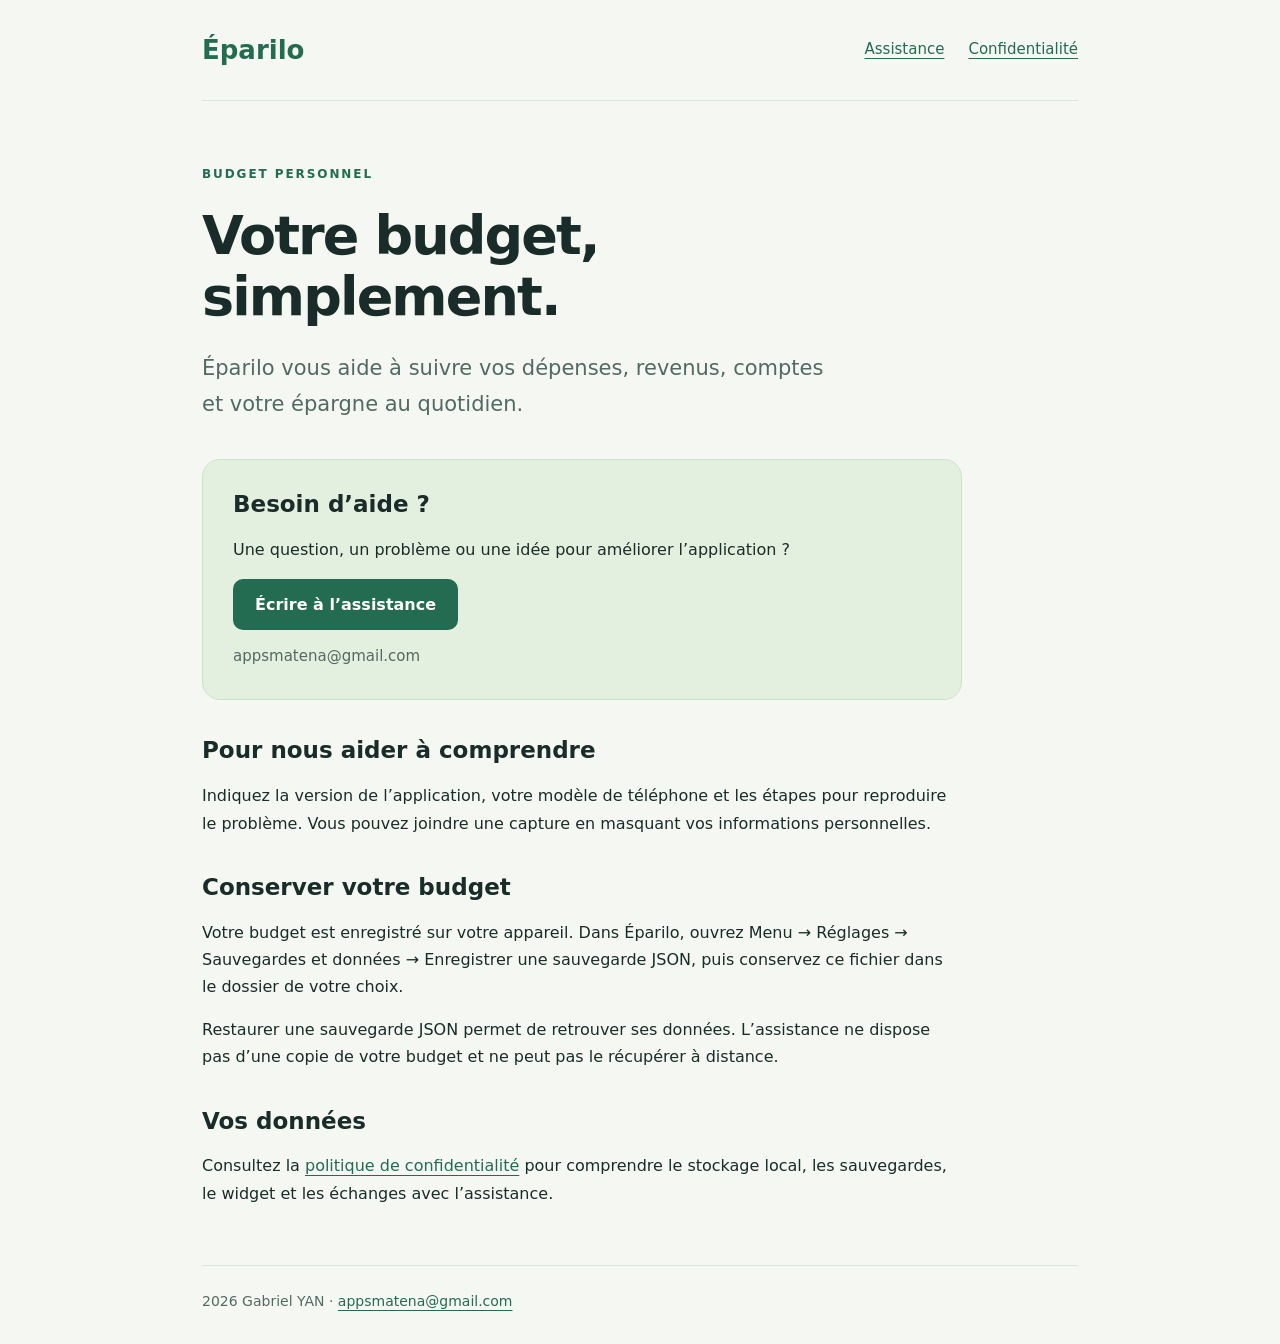
<file: index.html>
<!doctype html>
<html lang="fr"><head><meta charset="utf-8"><meta name="viewport" content="width=device-width, initial-scale=1"><meta name="referrer" content="no-referrer"><meta name="description" content="Assistance et confidentialité d’Éparilo, application de budget personnel."><title>Assistance — Éparilo</title><link rel="stylesheet" href="styles.css"></head><body><div class="layout"><header><a class="brand" href="index.html">Éparilo</a><nav aria-label="Navigation"><a href="index.html">Assistance</a><a href="privacy.html">Confidentialité</a></nav></header><main><span class="eyebrow">BUDGET PERSONNEL</span><h1>Votre budget,<br>simplement.</h1><p class="lead">Éparilo vous aide à suivre vos dépenses, revenus, comptes et votre épargne au quotidien.</p><section class="contact"><h2>Besoin d’aide ?</h2><p>Une question, un problème ou une idée pour améliorer l’application ?</p><a class="button" href="mailto:appsmatena@gmail.com?subject=Assistance%20%C3%89parilo">Écrire à l’assistance</a><p class="email">appsmatena@gmail.com</p></section><section><h2>Pour nous aider à comprendre</h2><p>Indiquez la version de l’application, votre modèle de téléphone et les étapes pour reproduire le problème. Vous pouvez joindre une capture en masquant vos informations personnelles.</p></section><section><h2>Conserver votre budget</h2><p>Votre budget est enregistré sur votre appareil. Dans Éparilo, ouvrez Menu → Réglages → Sauvegardes et données → Enregistrer une sauvegarde JSON, puis conservez ce fichier dans le dossier de votre choix.</p><p>Restaurer une sauvegarde JSON permet de retrouver ses données. L’assistance ne dispose pas d’une copie de votre budget et ne peut pas le récupérer à distance.</p></section><section><h2>Vos données</h2><p>Consultez la <a href="privacy.html">politique de confidentialité</a> pour comprendre le stockage local, les sauvegardes, le widget et les échanges avec l’assistance.</p></section></main><footer>2026 Gabriel YAN · <a href="mailto:appsmatena@gmail.com">appsmatena@gmail.com</a></footer></div></body></html>
</file>
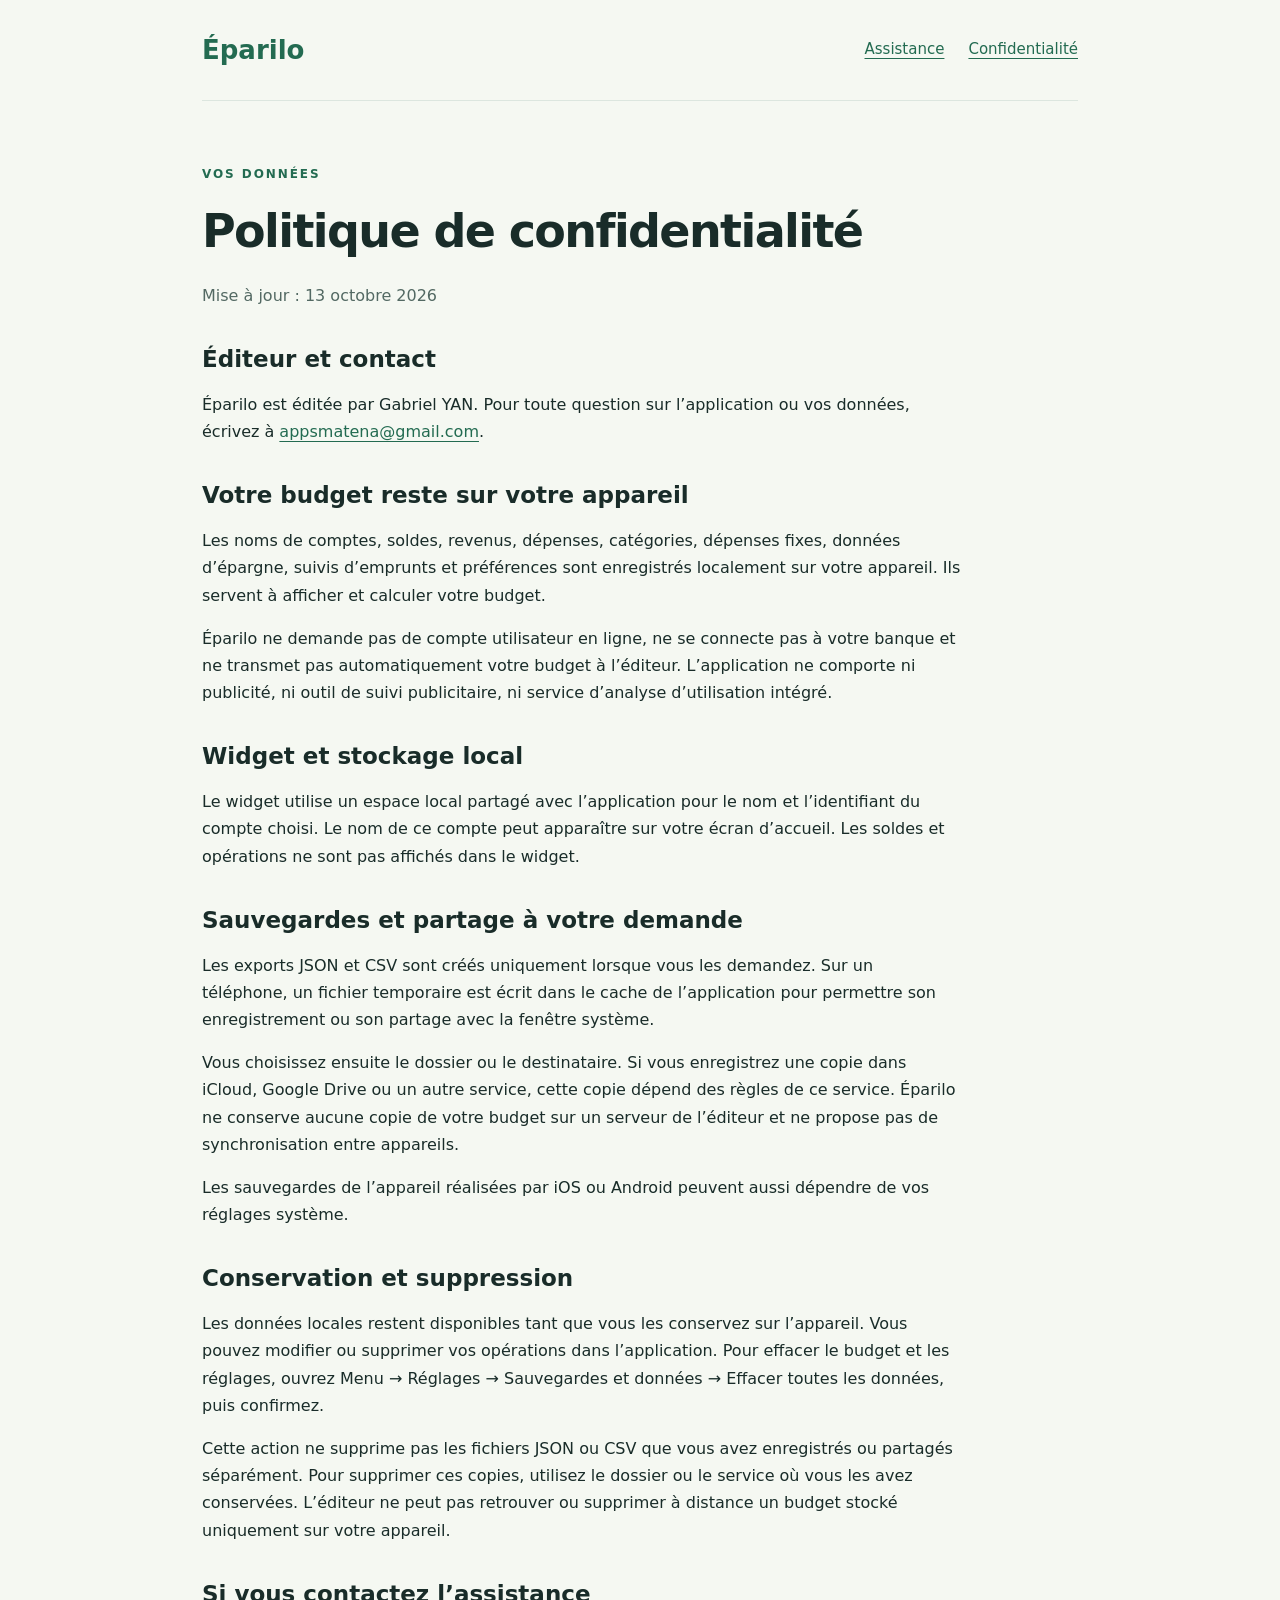
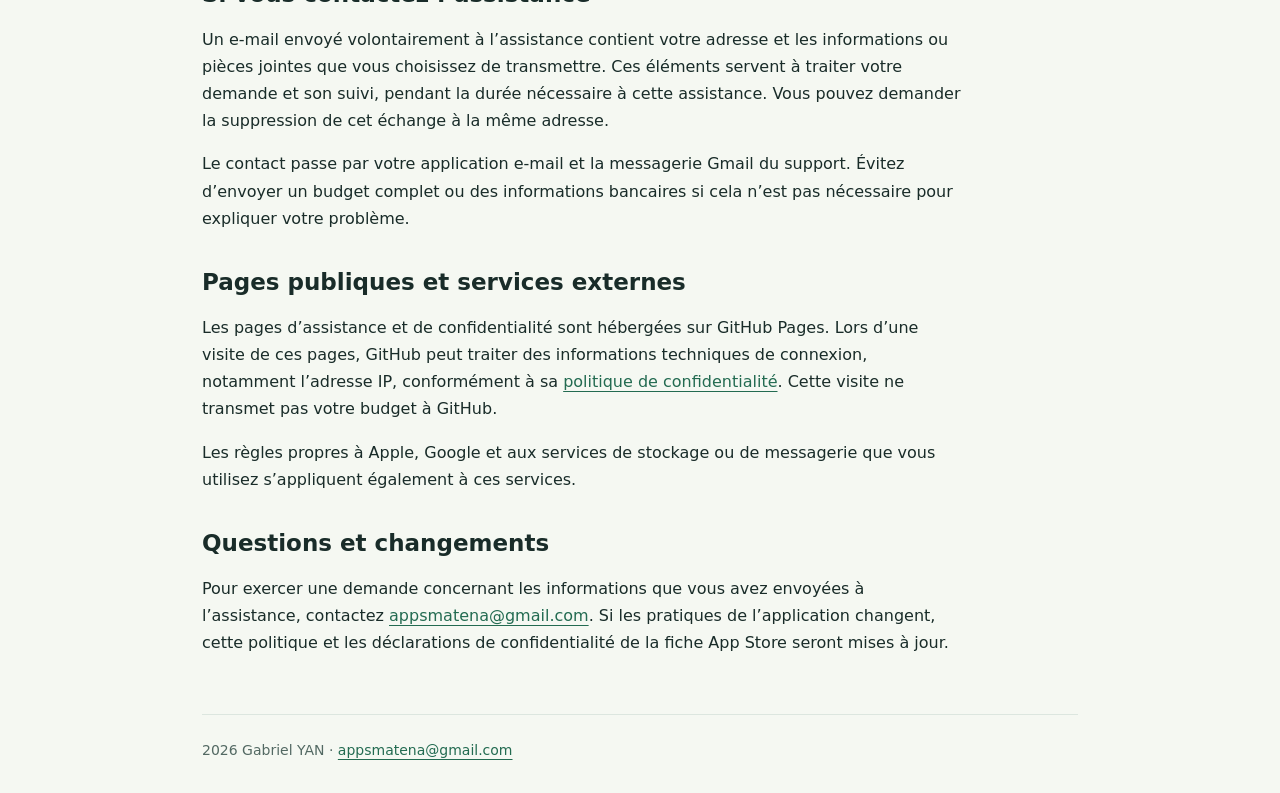
<file: privacy.html>
<!doctype html>
<html lang="fr"><head><meta charset="utf-8"><meta name="viewport" content="width=device-width, initial-scale=1"><meta name="referrer" content="no-referrer"><meta name="description" content="Assistance et confidentialité d’Éparilo, application de budget personnel."><title>Confidentialité — Éparilo</title><link rel="stylesheet" href="styles.css"></head><body><div class="layout"><header><a class="brand" href="index.html">Éparilo</a><nav aria-label="Navigation"><a href="index.html">Assistance</a><a href="privacy.html">Confidentialité</a></nav></header><main class="policy"><span class="eyebrow">VOS DONNÉES</span><h1>Politique de confidentialité</h1><p class="updated">Mise à jour : 13 octobre 2026</p><section><h2>Éditeur et contact</h2><p>Éparilo est éditée par Gabriel YAN. Pour toute question sur l’application ou vos données, écrivez à <a href="mailto:appsmatena@gmail.com">appsmatena@gmail.com</a>.</p></section><section><h2>Votre budget reste sur votre appareil</h2><p>Les noms de comptes, soldes, revenus, dépenses, catégories, dépenses fixes, données d’épargne, suivis d’emprunts et préférences sont enregistrés localement sur votre appareil. Ils servent à afficher et calculer votre budget.</p><p>Éparilo ne demande pas de compte utilisateur en ligne, ne se connecte pas à votre banque et ne transmet pas automatiquement votre budget à l’éditeur. L’application ne comporte ni publicité, ni outil de suivi publicitaire, ni service d’analyse d’utilisation intégré.</p></section><section><h2>Widget et stockage local</h2><p>Le widget utilise un espace local partagé avec l’application pour le nom et l’identifiant du compte choisi. Le nom de ce compte peut apparaître sur votre écran d’accueil. Les soldes et opérations ne sont pas affichés dans le widget.</p></section><section><h2>Sauvegardes et partage à votre demande</h2><p>Les exports JSON et CSV sont créés uniquement lorsque vous les demandez. Sur un téléphone, un fichier temporaire est écrit dans le cache de l’application pour permettre son enregistrement ou son partage avec la fenêtre système.</p><p>Vous choisissez ensuite le dossier ou le destinataire. Si vous enregistrez une copie dans iCloud, Google Drive ou un autre service, cette copie dépend des règles de ce service. Éparilo ne conserve aucune copie de votre budget sur un serveur de l’éditeur et ne propose pas de synchronisation entre appareils.</p><p>Les sauvegardes de l’appareil réalisées par iOS ou Android peuvent aussi dépendre de vos réglages système.</p></section><section><h2>Conservation et suppression</h2><p>Les données locales restent disponibles tant que vous les conservez sur l’appareil. Vous pouvez modifier ou supprimer vos opérations dans l’application. Pour effacer le budget et les réglages, ouvrez Menu → Réglages → Sauvegardes et données → Effacer toutes les données, puis confirmez.</p><p>Cette action ne supprime pas les fichiers JSON ou CSV que vous avez enregistrés ou partagés séparément. Pour supprimer ces copies, utilisez le dossier ou le service où vous les avez conservées. L’éditeur ne peut pas retrouver ou supprimer à distance un budget stocké uniquement sur votre appareil.</p></section><section><h2>Si vous contactez l’assistance</h2><p>Un e-mail envoyé volontairement à l’assistance contient votre adresse et les informations ou pièces jointes que vous choisissez de transmettre. Ces éléments servent à traiter votre demande et son suivi, pendant la durée nécessaire à cette assistance. Vous pouvez demander la suppression de cet échange à la même adresse.</p><p>Le contact passe par votre application e-mail et la messagerie Gmail du support. Évitez d’envoyer un budget complet ou des informations bancaires si cela n’est pas nécessaire pour expliquer votre problème.</p></section><section><h2>Pages publiques et services externes</h2><p>Les pages d’assistance et de confidentialité sont hébergées sur GitHub Pages. Lors d’une visite de ces pages, GitHub peut traiter des informations techniques de connexion, notamment l’adresse IP, conformément à sa <a href="https://docs.github.com/en/site-policy/privacy-policies/github-general-privacy-statement" target="_blank" rel="noopener noreferrer">politique de confidentialité</a>. Cette visite ne transmet pas votre budget à GitHub.</p><p>Les règles propres à Apple, Google et aux services de stockage ou de messagerie que vous utilisez s’appliquent également à ces services.</p></section><section><h2>Questions et changements</h2><p>Pour exercer une demande concernant les informations que vous avez envoyées à l’assistance, contactez <a href="mailto:appsmatena@gmail.com">appsmatena@gmail.com</a>. Si les pratiques de l’application changent, cette politique et les déclarations de confidentialité de la fiche App Store seront mises à jour.</p></section></main><footer>2026 Gabriel YAN · <a href="mailto:appsmatena@gmail.com">appsmatena@gmail.com</a></footer></div></body></html>
</file>
<file: styles.css>
:root{color-scheme:light;--ink:#192c29;--muted:#536963;--green:#236b51;--line:#dce6df}*{box-sizing:border-box}body{margin:0;background:#f5f8f2;color:var(--ink);font-family:system-ui,-apple-system,BlinkMacSystemFont,"Segoe UI",sans-serif;line-height:1.7}.layout{max-width:940px;margin:auto;padding:0 32px}header{display:flex;justify-content:space-between;align-items:center;gap:20px;padding:28px 0;border-bottom:1px solid var(--line)}a{color:var(--green);text-underline-offset:4px}.brand{font-size:26px;font-weight:760;text-decoration:none}nav{display:flex;flex-wrap:wrap;gap:24px;font-size:15px}main{max-width:760px;padding:58px 0 42px}.eyebrow{font-size:12px;letter-spacing:.16em;font-weight:700;color:var(--green)}h1{font-size:clamp(32px,6vw,54px);line-height:1.12;letter-spacing:-.035em;margin:20px 0 24px}h2{font-size:23px;line-height:1.3;margin:0 0 16px}p{margin:0 0 16px}.lead{font-size:21px;color:var(--muted);max-width:640px}section{margin-top:36px}.contact{background:#e4f0df;border:1px solid #cee0ca;border-radius:18px;padding:30px;margin-top:36px}.button{display:inline-block;background:var(--green);color:white;padding:12px 22px;border-radius:10px;text-decoration:none;font-weight:650}.email{font-size:15px;color:var(--muted);margin:14px 0 0}.updated{color:var(--muted)}.policy h1{font-size:clamp(32px,5vw,46px)}footer{padding:24px 0 30px;border-top:1px solid var(--line);color:var(--muted);font-size:14px;overflow-wrap:anywhere}:focus-visible{outline:3px solid #eb9f21;outline-offset:5px}a{overflow-wrap:anywhere}@media(max-width:520px){.layout{padding:0 20px}header{align-items:flex-start;flex-direction:column;gap:10px;padding:20px 0}main{padding-top:36px}.contact{padding:22px}nav{gap:18px}}
</file>
